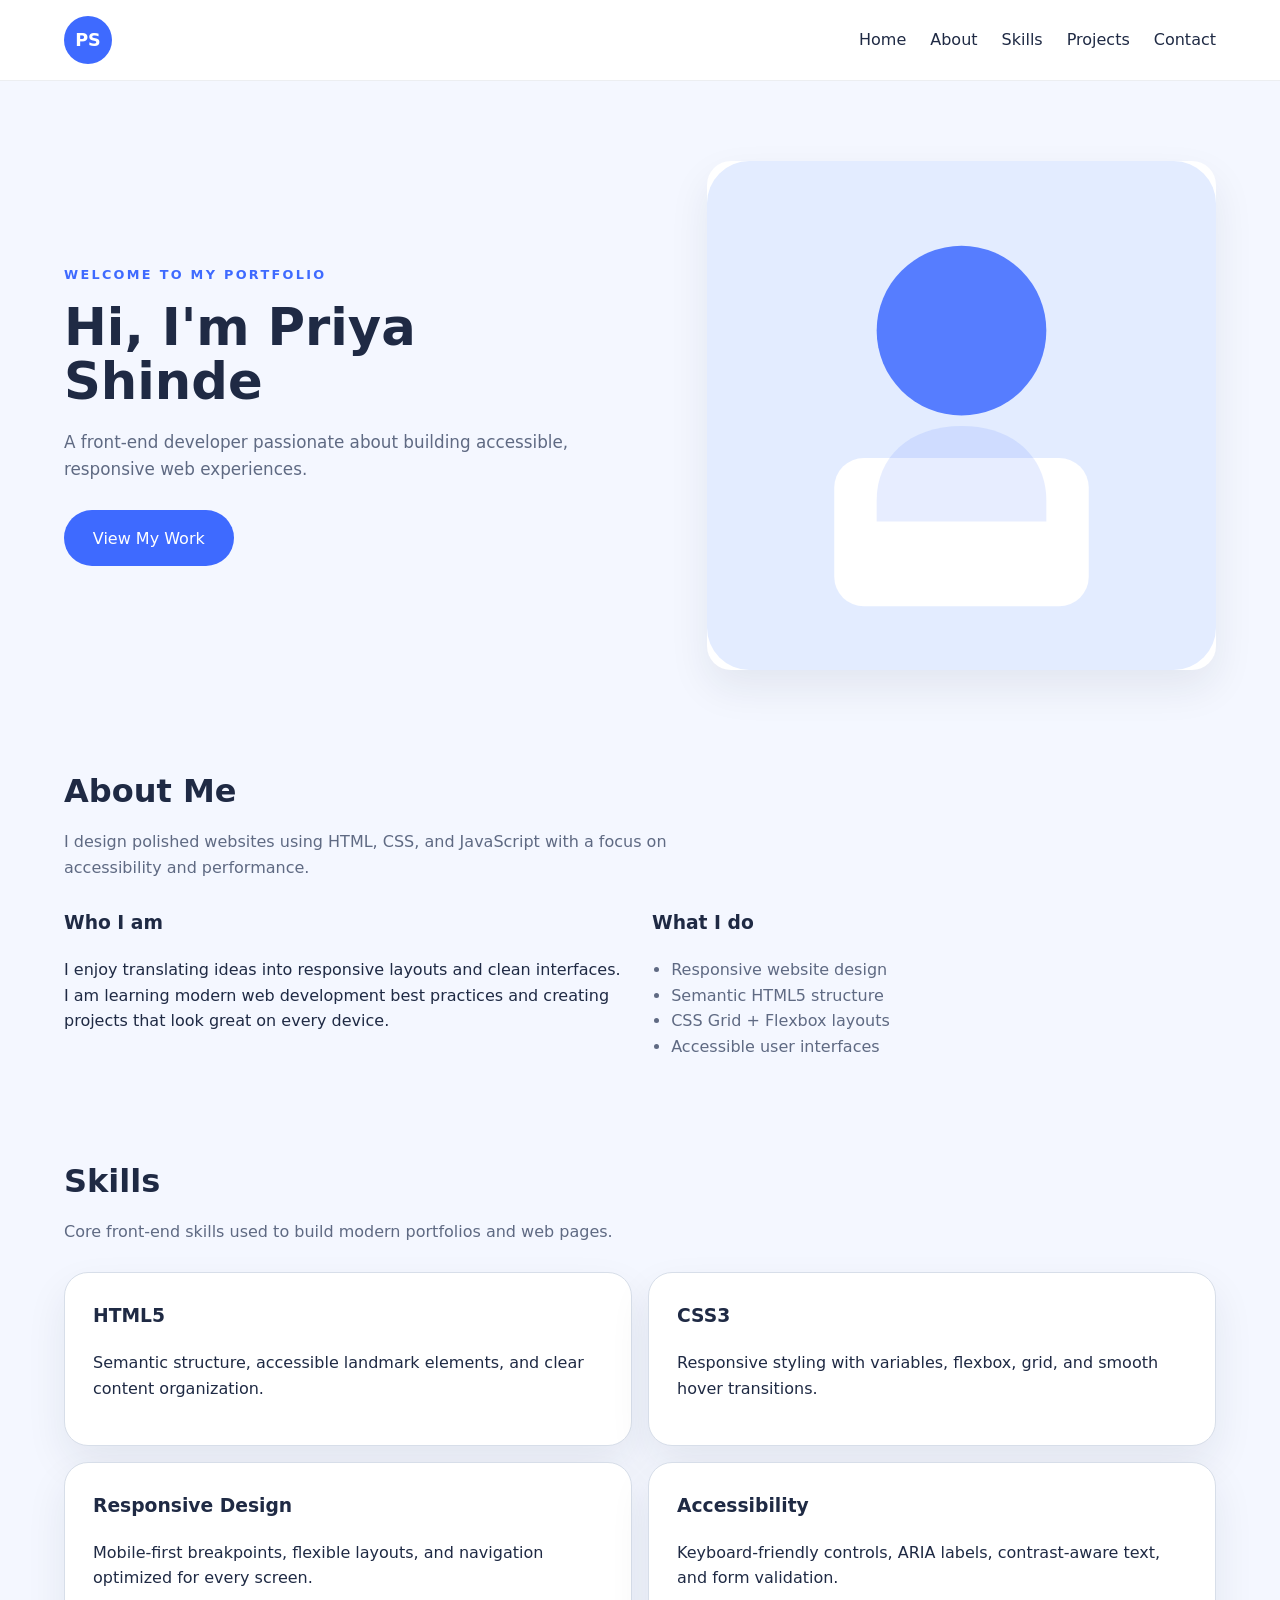
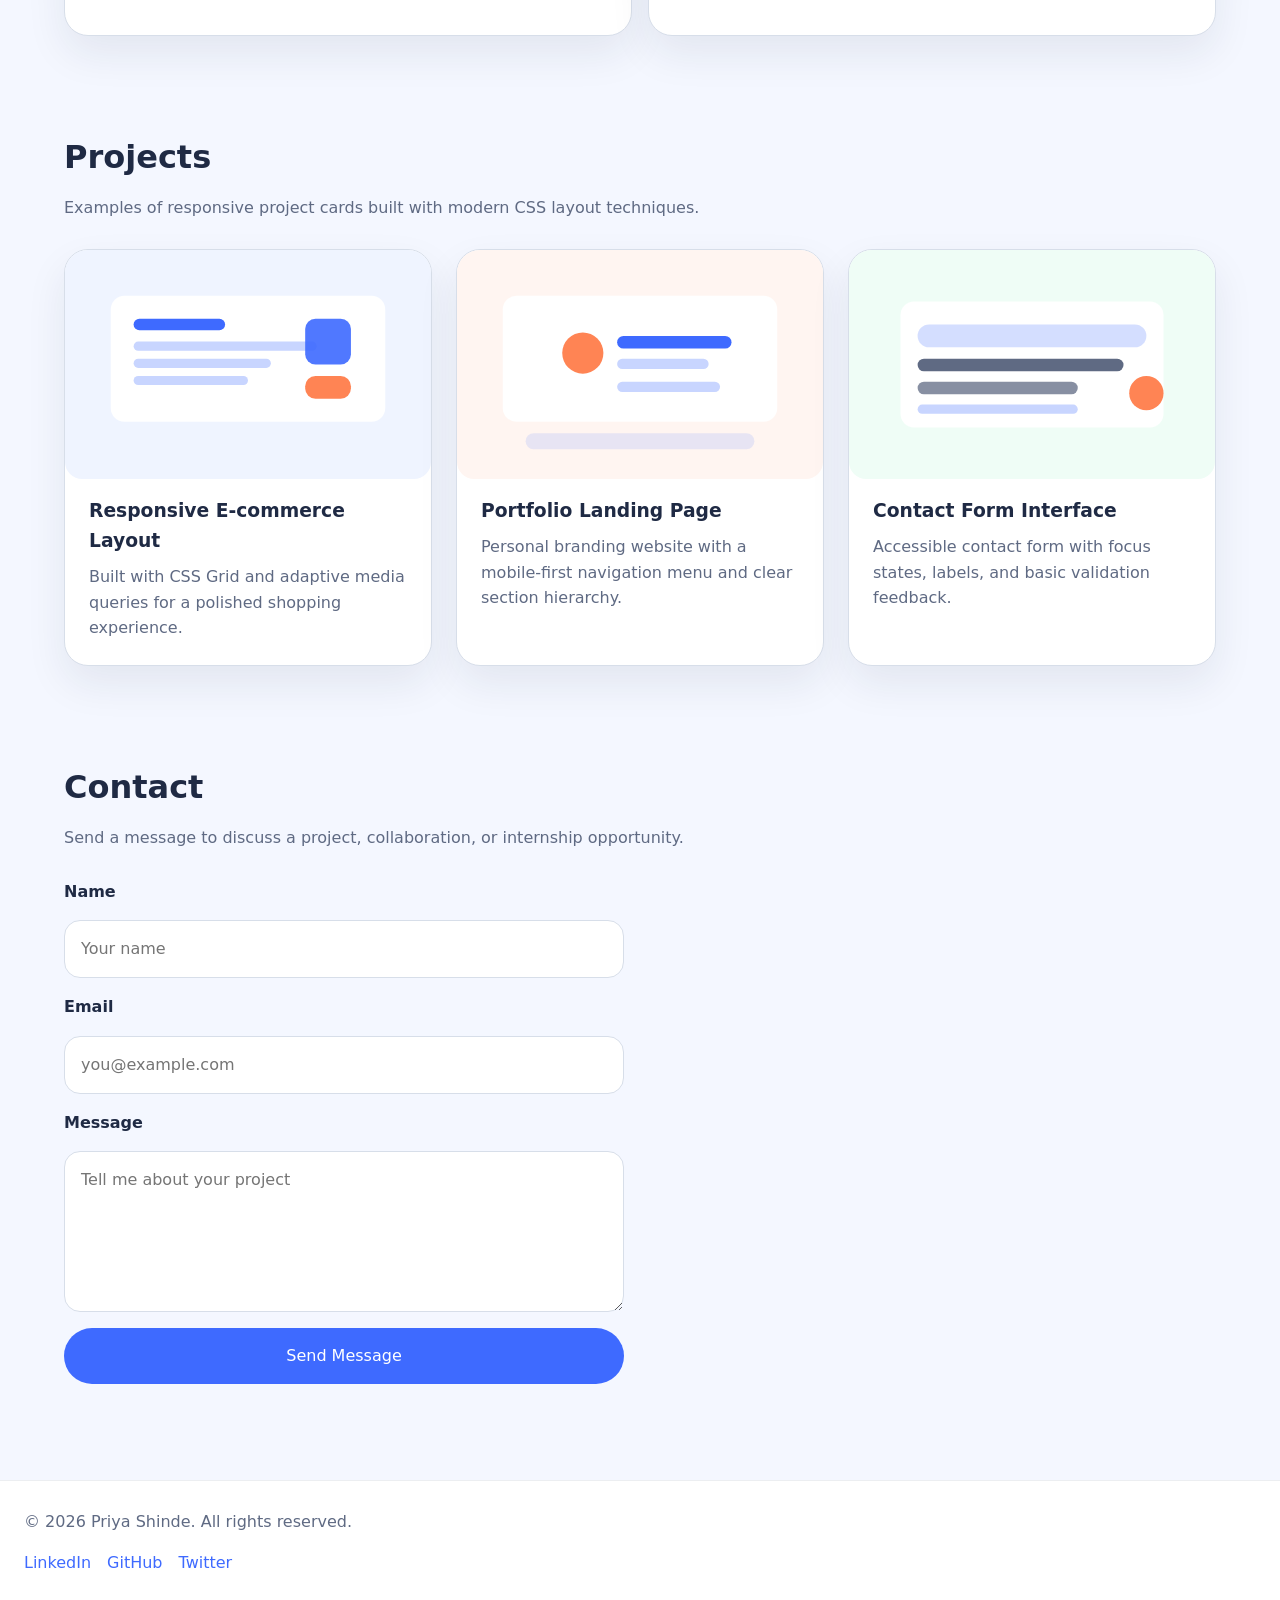
<file: week1-portfolio/index.html>
<!DOCTYPE html>
<html lang="en">
<head>
    <meta charset="UTF-8">
    <meta name="viewport" content="width=device-width, initial-scale=1.0">
    <title>Priya Shinde - Portfolio</title>
    <link rel="stylesheet" href="css/variables.css">
    <link rel="stylesheet" href="css/style.css">
    <link rel="stylesheet" href="css/responsive.css">
</head>
<body>
    <header>
        <nav class="navbar" aria-label="Main navigation">
            <div class="brand">
                <a class="logo" href="#home">PS</a>
                <button class="nav-toggle" aria-controls="primary-navigation" aria-expanded="false" aria-label="Open navigation menu">
                    <span class="hamburger"></span>
                </button>
            </div>
            <ul id="primary-navigation" class="nav-links">
                <li><a href="#home">Home</a></li>
                <li><a href="#about">About</a></li>
                <li><a href="#skills">Skills</a></li>
                <li><a href="#projects">Projects</a></li>
                <li><a href="#contact">Contact</a></li>
            </ul>
        </nav>
    </header>

    <main>
        <section id="home" class="hero">
            <div class="hero-content">
                <p class="eyebrow">Welcome to my portfolio</p>
                <h1>Hi, I'm Priya Shinde</h1>
                <p class="hero-text">A front-end developer passionate about building accessible, responsive web experiences.</p>
                <a href="#projects" class="btn">View My Work</a>
            </div>
            <img src="images/profile.svg" alt="Portrait illustration of Priya Shinde" class="hero-image">
        </section>

        <section id="about" class="about">
            <div class="section-header">
                <h2>About Me</h2>
                <p>I design polished websites using HTML, CSS, and JavaScript with a focus on accessibility and performance.</p>
            </div>
            <div class="about-grid">
                <div>
                    <h3>Who I am</h3>
                    <p>I enjoy translating ideas into responsive layouts and clean interfaces. I am learning modern web development best practices and creating projects that look great on every device.</p>
                </div>
                <div>
                    <h3>What I do</h3>
                    <ul>
                        <li>Responsive website design</li>
                        <li>Semantic HTML5 structure</li>
                        <li>CSS Grid + Flexbox layouts</li>
                        <li>Accessible user interfaces</li>
                    </ul>
                </div>
            </div>
        </section>

        <section id="skills" class="skills">
            <div class="section-header">
                <h2>Skills</h2>
                <p>Core front-end skills used to build modern portfolios and web pages.</p>
            </div>
            <div class="skill-list">
                <article class="skill-card">
                    <h3>HTML5</h3>
                    <p>Semantic structure, accessible landmark elements, and clear content organization.</p>
                </article>
                <article class="skill-card">
                    <h3>CSS3</h3>
                    <p>Responsive styling with variables, flexbox, grid, and smooth hover transitions.</p>
                </article>
                <article class="skill-card">
                    <h3>Responsive Design</h3>
                    <p>Mobile-first breakpoints, flexible layouts, and navigation optimized for every screen.</p>
                </article>
                <article class="skill-card">
                    <h3>Accessibility</h3>
                    <p>Keyboard-friendly controls, ARIA labels, contrast-aware text, and form validation.</p>
                </article>
            </div>
        </section>

        <section id="projects" class="projects">
            <div class="section-header">
                <h2>Projects</h2>
                <p>Examples of responsive project cards built with modern CSS layout techniques.</p>
            </div>
            <div class="project-grid">
                <article class="project-card">
                    <img src="images/project1.svg" alt="E-commerce website design preview">
                    <h3>Responsive E-commerce Layout</h3>
                    <p>Built with CSS Grid and adaptive media queries for a polished shopping experience.</p>
                </article>
                <article class="project-card">
                    <img src="images/project2.svg" alt="Portfolio project presentation illustration">
                    <h3>Portfolio Landing Page</h3>
                    <p>Personal branding website with a mobile-first navigation menu and clear section hierarchy.</p>
                </article>
                <article class="project-card">
                    <img src="images/project3.svg" alt="Contact form component illustration">
                    <h3>Contact Form Interface</h3>
                    <p>Accessible contact form with focus states, labels, and basic validation feedback.</p>
                </article>
            </div>
        </section>

        <section id="contact" class="contact">
            <div class="section-header">
                <h2>Contact</h2>
                <p>Send a message to discuss a project, collaboration, or internship opportunity.</p>
            </div>
            <form class="contact-form" novalidate>
                <label for="name">Name</label>
                <input type="text" id="name" name="name" placeholder="Your name" required>

                <label for="email">Email</label>
                <input type="email" id="email" name="email" placeholder="you@example.com" required>

                <label for="message">Message</label>
                <textarea id="message" name="message" rows="5" placeholder="Tell me about your project" required></textarea>

                <button type="submit" class="btn">Send Message</button>
            </form>
        </section>
    </main>

    <footer>
        <p>&copy; 2026 Priya Shinde. All rights reserved.</p>
        <div class="social-links">
            <a href="#" aria-label="LinkedIn">LinkedIn</a>
            <a href="#" aria-label="GitHub">GitHub</a>
            <a href="#" aria-label="Twitter">Twitter</a>
        </div>
    </footer>

    <script src="js/navigation.js"></script>
</body>
</html>
</file>
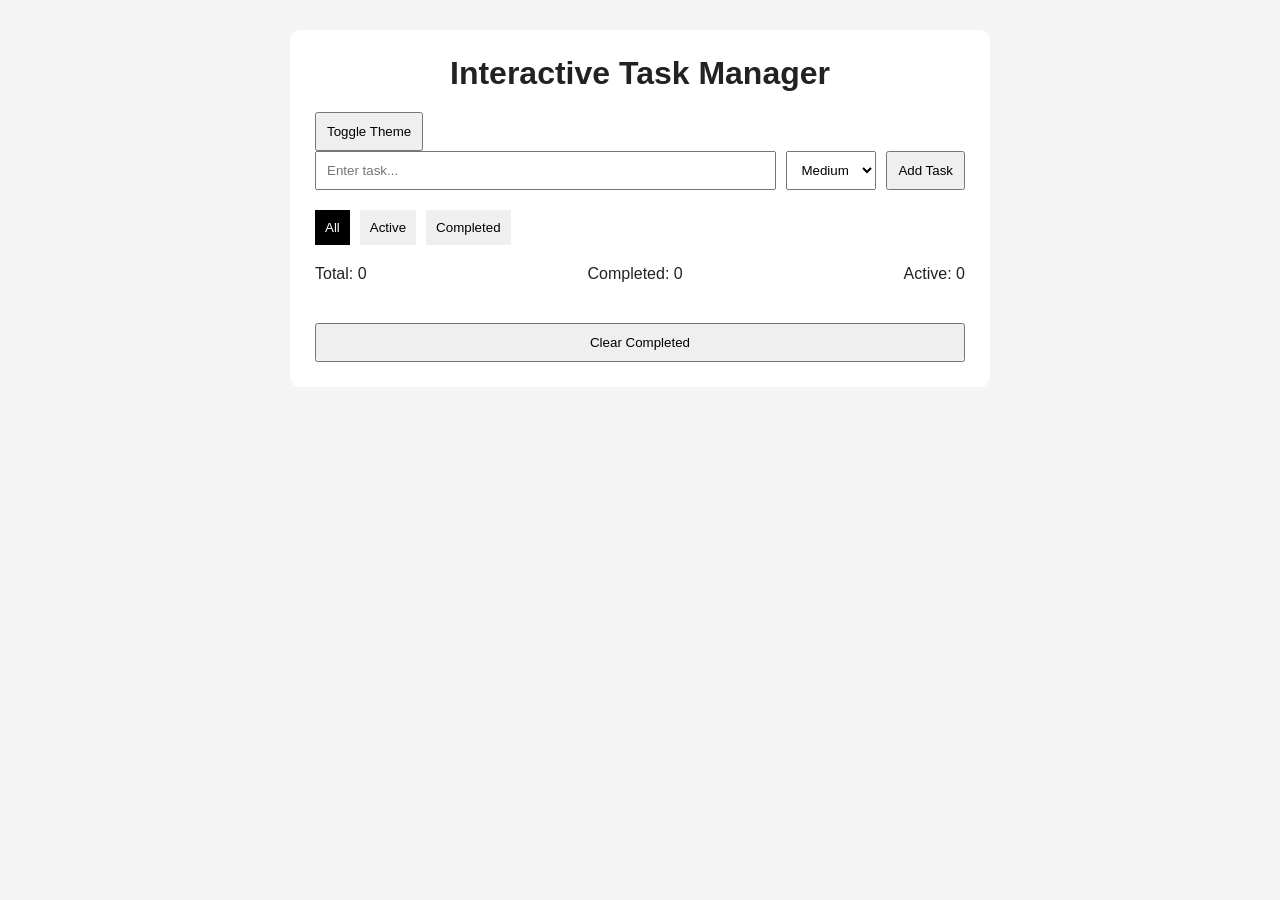
<file: week2/index.html>
<!DOCTYPE html>
<html lang="en">
<head>
    <meta charset="UTF-8">
    <meta name="viewport" content="width=device-width, initial-scale=1.0">

    <title>Interactive Task Manager</title>

    <link rel="stylesheet" href="css/style.css">
    <link rel="stylesheet" href="css/theme.css">
</head>

<body>

    <div class="container">

        <h1>Interactive Task Manager</h1>

        <!-- Theme Toggle -->
        <button id="themeToggle" class="theme-btn">
            Toggle Theme
        </button>

        <!-- Form -->
        <form id="taskForm">

            <input
                type="text"
                id="taskInput"
                placeholder="Enter task..."
                required
            >

            <select id="priority">
                <option value="Low">Low</option>
                <option value="Medium" selected>Medium</option>
                <option value="High">High</option>
            </select>

            <button type="submit">
                Add Task
            </button>

        </form>

        <!-- Filters -->
        <div class="filters">

            <button class="filter-btn active" data-filter="all">
                All
            </button>

            <button class="filter-btn" data-filter="active">
                Active
            </button>

            <button class="filter-btn" data-filter="completed">
                Completed
            </button>

        </div>

        <!-- Stats -->
        <div class="stats">

            <p>Total: <span id="totalTasks">0</span></p>

            <p>Completed: <span id="completedTasks">0</span></p>

            <p>Active: <span id="activeTasks">0</span></p>

        </div>

        <!-- Task List -->
        <ul id="taskList"></ul>

        <!-- Clear -->
        <button id="clearCompleted" class="clear-btn">
            Clear Completed
        </button>

    </div>

    <script src="js/storage.js"></script>
    <script src="js/utils.js"></script>
    <script src="js/ui.js"></script>
    <script src="js/app.js"></script>

</body>
</html>
</file>
<file: week1-portfolio/css/variables.css>
:root {
    --bg: #f4f7ff;
    --surface: #ffffff;
    --text: #1f2a44;
    --muted: #5f6a83;
    --primary: #3e6aff;
    --primary-soft: #e3ecff;
    --accent: #ff8454;
    --border: #d7dee9;
    --shadow: 0 18px 40px rgba(31, 42, 68, 0.08);
    --radius: 24px;
    --max-width: 1200px;
    --font-sans: "Inter", "Segoe UI", system-ui, sans-serif;
}

* {
    box-sizing: border-box;
}

html {
    scroll-behavior: smooth;
}

body {
    margin: 0;
    font-family: var(--font-sans);
    background: var(--bg);
    color: var(--text);
    line-height: 1.6;
}

img {
    max-width: 100%;
    display: block;
}

button,
input,
textarea {
    font: inherit;
}
</file>
<file: week1-portfolio/css/style.css>
:root {
    font-size: 16px;
}

body {
    background: var(--bg);
}

header {
    background: rgba(255, 255, 255, 0.92);
    position: sticky;
    top: 0;
    z-index: 10;
    border-bottom: 1px solid rgba(101, 115, 143, 0.12);
}

.navbar {
    max-width: var(--max-width);
    margin: 0 auto;
    padding: 1rem 1.5rem;
    display: flex;
    justify-content: space-between;
    align-items: center;
}

.brand {
    display: flex;
    align-items: center;
    gap: 1rem;
}

.logo {
    display: inline-flex;
    align-items: center;
    justify-content: center;
    width: 48px;
    height: 48px;
    border-radius: 50%;
    background: var(--primary);
    color: #fff;
    text-decoration: none;
    font-weight: 700;
    font-size: 1.1rem;
}

.nav-links {
    display: flex;
    flex-wrap: wrap;
    gap: 1.5rem;
    list-style: none;
    margin: 0;
    padding: 0;
}

.nav-links a {
    color: var(--text);
    text-decoration: none;
    font-weight: 500;
}

.nav-links a:hover,
.nav-links a:focus-visible {
    color: var(--primary);
}

.nav-toggle {
    display: none;
    border: none;
    background: transparent;
    cursor: pointer;
}

.hamburger,
.hamburger::before,
.hamburger::after {
    display: block;
    width: 24px;
    height: 2px;
    background: var(--text);
    border-radius: 999px;
    position: relative;
}

.hamburger::before,
.hamburger::after {
    content: "";
    position: absolute;
    left: 0;
}

.hamburger::before {
    top: -8px;
}

.hamburger::after {
    top: 8px;
}

main {
    max-width: var(--max-width);
    margin: 0 auto;
    padding: 2rem 1.5rem 3rem;
}

.section-header {
    max-width: 700px;
    margin-bottom: 1.75rem;
}

.section-header h2 {
    font-size: clamp(2rem, 2vw, 2.5rem);
    margin: 0;
}

.section-header p {
    margin: 0.75rem 0 0;
    color: var(--muted);
}

.hero {
    display: grid;
    gap: 2rem;
    align-items: center;
    padding: 3rem 0;
}

.hero-content {
    max-width: 560px;
}

.eyebrow {
    margin: 0 0 1rem;
    color: var(--primary);
    font-weight: 700;
    text-transform: uppercase;
    letter-spacing: 0.18em;
    font-size: 0.8rem;
}

.hero h1 {
    margin: 0;
    font-size: clamp(2.5rem, 4vw, 4.5rem);
    line-height: 1.05;
}

.hero-text {
    margin: 1.25rem 0 1.75rem;
    color: var(--muted);
    font-size: 1.05rem;
}

.btn {
    display: inline-flex;
    align-items: center;
    justify-content: center;
    padding: 0.95rem 1.8rem;
    border-radius: 999px;
    background: var(--primary);
    color: #fff;
    text-decoration: none;
    border: none;
    cursor: pointer;
    transition: transform 180ms ease, background 180ms ease;
}

.btn:hover,
.btn:focus-visible {
    background: #2d55d6;
    transform: translateY(-2px);
}

.hero-image {
    border-radius: var(--radius);
    background: var(--surface);
    box-shadow: var(--shadow);
}

.about,
.skills,
.projects,
.contact {
    padding: 3rem 0;
}

.about-grid {
    display: grid;
    gap: 1.5rem;
}

.about-grid h3 {
    margin-top: 0;
}

.about-grid ul {
    margin: 0.5rem 0 0;
    padding-left: 1.2rem;
    color: var(--muted);
}

.skill-list {
    display: grid;
    gap: 1rem;
}

.skill-card {
    padding: 1.75rem;
    background: var(--surface);
    border: 1px solid var(--border);
    border-radius: var(--radius);
    box-shadow: var(--shadow);
}

.skill-card h3 {
    margin-top: 0;
}

.project-grid {
    display: grid;
    gap: 1.5rem;
}

.project-card {
    background: var(--surface);
    border: 1px solid var(--border);
    border-radius: var(--radius);
    overflow: hidden;
    box-shadow: var(--shadow);
}

.project-card img {
    width: 100%;
    aspect-ratio: 16 / 10;
    object-fit: cover;
}

.project-card h3 {
    margin: 1.1rem 1.5rem 0.5rem;
}

.project-card p {
    margin: 0 1.5rem 1.5rem;
    color: var(--muted);
}

.contact-form {
    display: grid;
    gap: 1rem;
    max-width: 560px;
}

.contact-form label {
    font-weight: 600;
}

.contact-form input,
.contact-form textarea {
    width: 100%;
    padding: 0.95rem 1rem;
    border: 1px solid var(--border);
    border-radius: 16px;
    background: #fff;
    color: var(--text);
}

.contact-form input:focus,
.contact-form textarea:focus {
    outline: 3px solid rgba(62, 106, 255, 0.22);
    border-color: var(--primary);
}

footer {
    border-top: 1px solid rgba(101, 115, 143, 0.12);
    padding: 1.75rem 1.5rem 3rem;
    background: #fff;
}

footer p {
    margin: 0;
    color: var(--muted);
}

.social-links {
    margin-top: 1rem;
    display: flex;
    flex-wrap: wrap;
    gap: 1rem;
}

.social-links a {
    color: var(--primary);
    text-decoration: none;
}
</file>
<file: week1-portfolio/css/responsive.css>
@media (max-width: 850px) {
    .navbar {
        padding: 1rem 1rem;
    }

    .hero {
        padding-top: 2rem;
    }

    .project-grid {
        grid-template-columns: repeat(2, minmax(0, 1fr));
    }
}

@media (max-width: 720px) {
    .navbar {
        flex-wrap: wrap;
        padding: 1rem 1rem 0;
    }

    .nav-toggle {
        display: inline-flex;
    }

    .nav-links {
        position: absolute;
        top: 84px;
        right: 1.5rem;
        left: 1.5rem;
        flex-direction: column;
        gap: 0.75rem;
        background: rgba(255, 255, 255, 0.96);
        border: 1px solid var(--border);
        border-radius: 20px;
        padding: 1rem 1.25rem;
        transform: translateY(-10px);
        opacity: 0;
        pointer-events: none;
        transition: opacity 220ms ease, transform 220ms ease;
    }

    .nav-links.open {
        opacity: 1;
        pointer-events: auto;
        transform: translateY(0);
    }

    .hero {
        grid-template-columns: 1fr;
        text-align: center;
    }

    .hero-image {
        max-width: 340px;
        margin: 0 auto;
    }

    .about-grid,
    .skill-list,
    .project-grid {
        grid-template-columns: 1fr;
    }

    .contact-form {
        width: 100%;
    }
}

@media (min-width: 850px) {
    .hero {
        grid-template-columns: 1.2fr 1fr;
    }

    .about-grid {
        grid-template-columns: repeat(2, minmax(0, 1fr));
    }

    .skill-list {
        grid-template-columns: repeat(2, minmax(0, 1fr));
    }

    .project-grid {
        grid-template-columns: repeat(3, minmax(0, 1fr));
    }
}
</file>
<file: week2/css/style.css>
*{
    margin:0;
    padding:0;
    box-sizing:border-box;
    font-family:Arial;
}

body{
    background:#f4f4f4;
    color:#222;
    padding:30px;
}

.container{
    max-width:700px;
    margin:auto;
    background:white;
    padding:25px;
    border-radius:10px;
}

h1{
    text-align:center;
    margin-bottom:20px;
}

form{
    display:flex;
    gap:10px;
    margin-bottom:20px;
}

input,
select,
button{
    padding:10px;
}

input{
    flex:1;
}

.filters{
    display:flex;
    gap:10px;
    margin-bottom:20px;
}

.filter-btn{
    border:none;
    cursor:pointer;
}

.filter-btn.active{
    background:black;
    color:white;
}

.stats{
    display:flex;
    justify-content:space-between;
    margin-bottom:20px;
}

#taskList{
    list-style:none;
}

.task-item{
    background:#eee;
    padding:12px;
    margin-bottom:10px;
    border-radius:5px;

    display:flex;
    justify-content:space-between;
    align-items:center;
}

.completed .task-text{
    text-decoration:line-through;
    opacity:0.6;
}

.priority{
    padding:3px 8px;
    border-radius:4px;
    color:white;
    font-size:12px;
}

.low{
    background:green;
}

.medium{
    background:orange;
}

.high{
    background:red;
}

.task-actions button{
    margin-left:5px;
}

.clear-btn{
    width:100%;
    margin-top:20px;
}
</file>
<file: week2/css/theme.css>
.dark{
    background:#1e1e1e;
    color:white;
}

.dark .container{
    background:#2c2c2c;
}

.dark .task-item{
    background:#444;
}

.dark input,
.dark select{
    background:#333;
    color:white;
    border:1px solid #666;
}

.dark button{
    background:#555;
    color:white;
}
</file>
